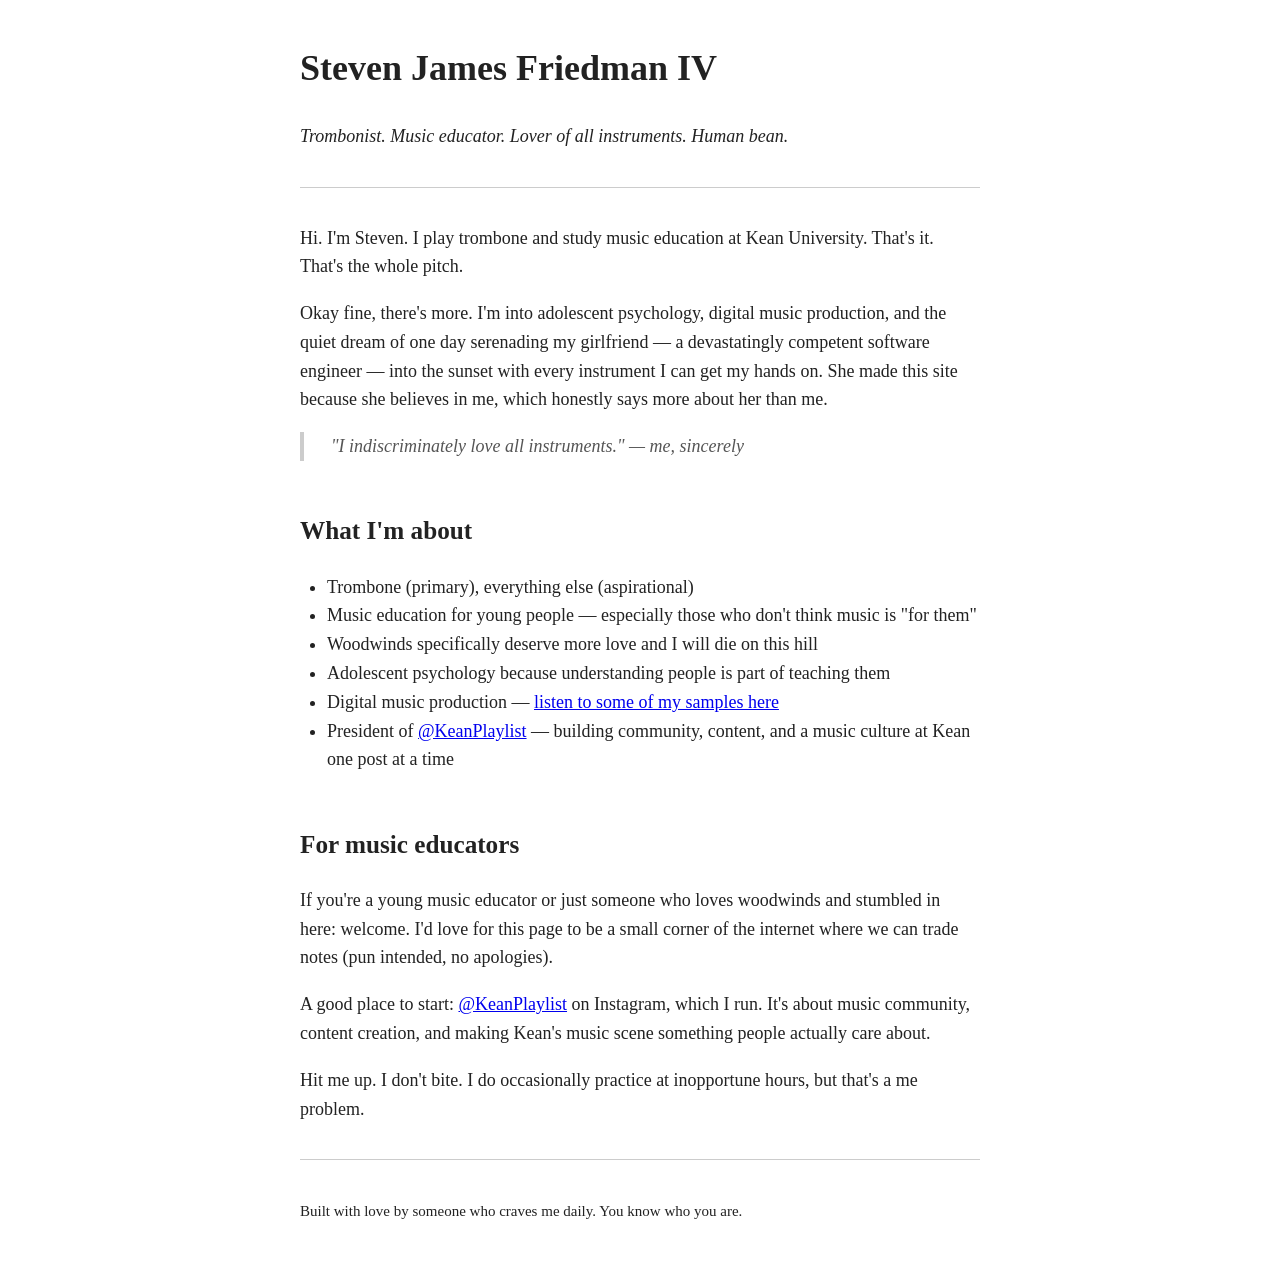
<file: index.html>
<!DOCTYPE html>
<html lang="en">
<head>
  <meta charset="UTF-8">
  <meta name="viewport" content="width=device-width, initial-scale=1.0">
  <title>Steven James Friedman IV</title>
  <style>
    body {
      font-family: Times New Roman, serif;
      font-size: 18px;
      max-width: 680px;
      margin: 40px auto;
      padding: 0 20px;
      color: #222;
      line-height: 1.6;
    }
    h1 { font-size: 2em; }
    h2 { font-size: 1.4em; margin-top: 2em; }
    a { color: #00e; }
    a:visited { color: #551a8b; }
    p { margin: 1em 0; }
    blockquote {
      border-left: 4px solid #ccc;
      margin-left: 0;
      padding-left: 1.5em;
      color: #555;
      font-style: italic;
    }
    hr { border: none; border-top: 1px solid #ccc; margin: 2em 0; }
    ul { padding-left: 1.5em; }
  </style>
</head>
<body>

<h1>Steven James Friedman IV</h1>
<p><em>Trombonist. Music educator. Lover of all instruments. Human bean.</em></p>

<hr>

<p>Hi. I'm Steven. I play trombone and study music education at Kean University. That's it. That's the whole pitch.</p>

<p>Okay fine, there's more. I'm into adolescent psychology, digital music production, and the quiet dream of one day serenading my girlfriend — a devastatingly competent software engineer — into the sunset with every instrument I can get my hands on. She made this site because she believes in me, which honestly says more about her than me.</p>

<blockquote>"I indiscriminately love all instruments." — me, sincerely</blockquote>

<h2>What I'm about</h2>
<ul>
  <li>Trombone (primary), everything else (aspirational)</li>
  <li>Music education for young people — especially those who don't think music is "for them"</li>
  <li>Woodwinds specifically deserve more love and I will die on this hill</li>
  <li>Adolescent psychology because understanding people is part of teaching them</li>
  <li>Digital music production — <a href="#">listen to some of my samples here</a></li>
  <li>President of <a href="https://www.instagram.com/keanplaylist/" target="_blank">@KeanPlaylist</a> — building community, content, and a music culture at Kean one post at a time</li>
</ul>

<h2>For music educators</h2>
<p>If you're a young music educator or just someone who loves woodwinds and stumbled in here: welcome. I'd love for this page to be a small corner of the internet where we can trade notes (pun intended, no apologies).</p>

<p>A good place to start: <a href="https://www.instagram.com/keanplaylist/" target="_blank">@KeanPlaylist</a> on Instagram, which I run. It's about music community, content creation, and making Kean's music scene something people actually care about.</p>

<p>Hit me up. I don't bite. I do occasionally practice at inopportune hours, but that's a me problem.</p>

<hr>

<p><small>Built with love by someone who craves me daily. You know who you are.</small></p>

</body>
</html>
</file>
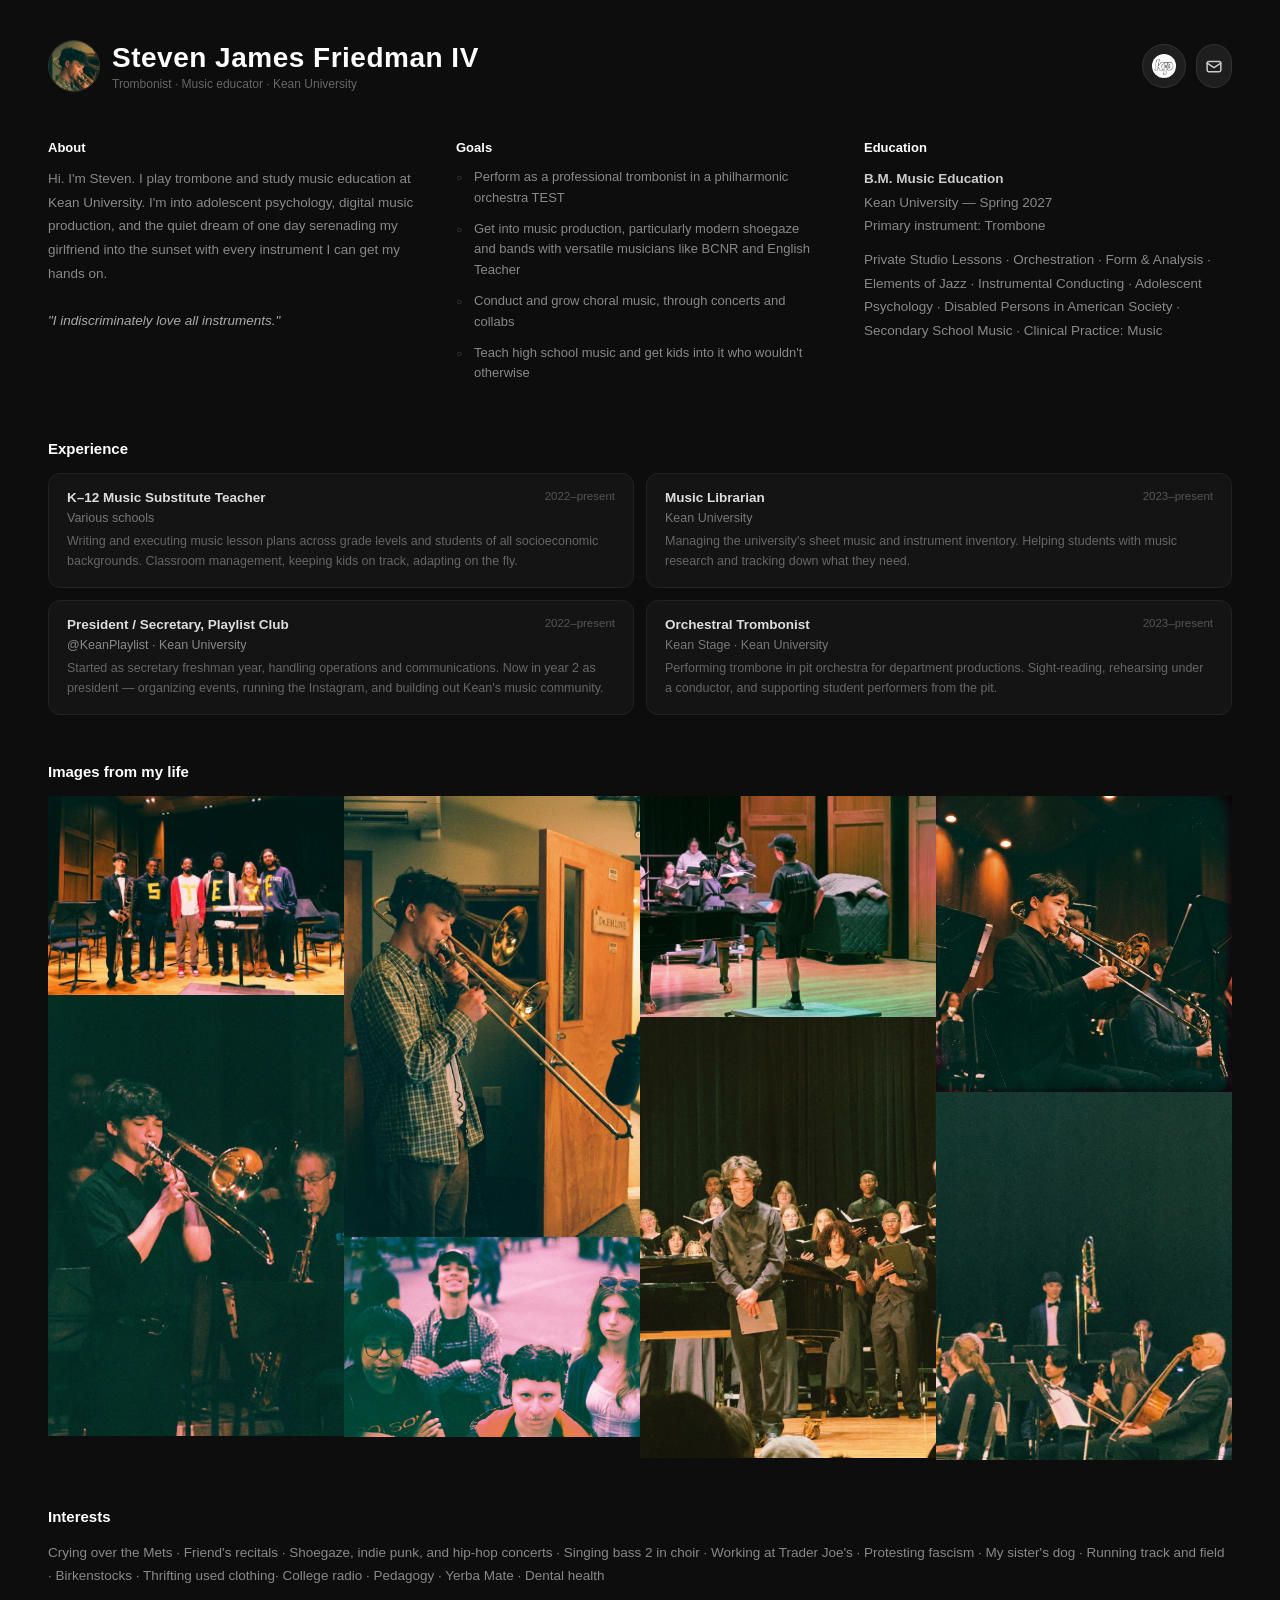
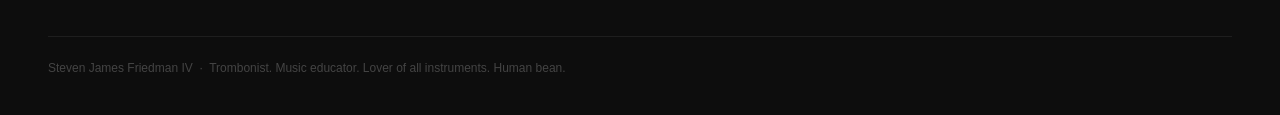
<file: ethereal.html>
<!DOCTYPE html>
<html lang="en">
<head>
  <meta charset="UTF-8" />
  <meta name="viewport" content="width=device-width, initial-scale=1.0" />
  <title>Steven James Friedman IV</title>
  <link rel="stylesheet" href="ethereal.css">
  <link rel="icon" href="data:image/svg+xml,<svg xmlns='http://www.w3.org/2000/svg' viewBox='0 0 100 100'><text y='.9em' font-size='90'>🦆</text></svg>">
</head>
<body>

  <header class="header">
    <div class="header-left">
      <div class="avatar">
        <img src="assets/steven0.png" alt="Steven">
      </div>
      <div>
        <h1 class="title">Steven James Friedman IV</h1>
        <p class="subtitle">Trombonist · Music educator · Kean University</p>
      </div>
    </div>
    <div class="header-buttons">
      <a href="https://www.instagram.com/keanplaylist/" target="_blank" class="btn btn-secondary btn-icon-only" aria-label="KeanPlaylist on Instagram">
        <img src="assets/keanplaylist.png" alt="" class="btn-icon">
      </a>
      <a href="mailto:StevenJ.Friedman@outlook.com" class="btn btn-secondary btn-icon-only" aria-label="Email">
        <svg width="16" height="16" viewBox="0 0 14 14" fill="none">
          <rect x="1" y="3" width="12" height="9" rx="1.5" stroke="#ccc" stroke-width="1.3"/>
          <path d="M1 4.5l6 4 6-4" stroke="#ccc" stroke-width="1.3" stroke-linecap="round"/>
        </svg>
      </a>
    </div>
  </header>

  <section class="info-grid">

    <div class="info-block">
      <h2>About</h2>
      <p class="bio-text">
        Hi. I'm Steven. I play trombone and study music education at Kean University.
        I'm into adolescent psychology, digital music production, and the quiet dream of one day
        serenading my girlfriend into the sunset with every instrument I can get my hands on.
        <br><br>
        <em>"I indiscriminately love all instruments."</em>
      </p>
    </div>

    <div class="info-block">
      <h2>Goals</h2>
      <ul class="goal-list">
        <li>Perform as a professional trombonist in a philharmonic orchestra TEST</li>
        <li>Get into music production, particularly modern shoegaze and bands with versatile musicians like BCNR and English Teacher</li>
        <li>Conduct and grow choral music, through concerts and collabs</li>
        <li>Teach high school music and get kids into it who wouldn't otherwise</li>
      </ul>
    </div>

    <div class="info-block">
      <h2>Education</h2>
      <p class="bio-text">
        <strong style="color:#ccc;">B.M. Music Education</strong><br>
        Kean University — Spring 2027<br>
        Primary instrument: Trombone<br>
      </p>
      <p class="bio-text" style="margin-top:10px;">Private Studio Lessons · Orchestration · Form &amp; Analysis · Elements of Jazz · Instrumental Conducting · Adolescent Psychology · Disabled Persons in American Society · Secondary School Music · Clinical Practice: Music</p>
    </div>

  </section>

  <section>
    <p class="section-label">Experience</p>
    <div class="exp-grid">

      <div class="exp-card">
        <div class="exp-card-top">
          <span class="exp-title">K–12 Music Substitute Teacher</span>
          <span class="exp-date">2022–present</span>
        </div>
        <div class="exp-org">Various schools</div>
        <p class="exp-desc">Writing and executing music lesson plans across grade levels and students of all socioeconomic backgrounds. Classroom management, keeping kids on track, adapting on the fly.</p>
      </div>

      <div class="exp-card">
        <div class="exp-card-top">
          <span class="exp-title">Music Librarian</span>
          <span class="exp-date">2023–present</span>
        </div>
        <div class="exp-org">Kean University</div>
        <p class="exp-desc">Managing the university's sheet music and instrument inventory. Helping students with music research and tracking down what they need.</p>
      </div>

      <div class="exp-card">
        <div class="exp-card-top">
          <span class="exp-title">President / Secretary, Playlist Club</span>
          <span class="exp-date">2022–present</span>
        </div>
        <div class="exp-org"><a href="https://www.instagram.com/keanplaylist/" target="_blank" style="color:#888;text-decoration:none;">@KeanPlaylist · Kean University</a></div>
        <p class="exp-desc">Started as secretary freshman year, handling operations and communications. Now in year 2 as president — organizing events, running the Instagram, and building out Kean's music community.</p>
      </div>

      <div class="exp-card">
        <div class="exp-card-top">
          <span class="exp-title">Orchestral Trombonist</span>
          <span class="exp-date">2023–present</span>
        </div>
        <div class="exp-org">Kean Stage · Kean University</div>
        <p class="exp-desc">Performing trombone in pit orchestra for department productions. Sight-reading, rehearsing under a conductor, and supporting student performers from the pit.</p>
      </div>

    </div>
  </section>

  <section class="section-gap">
    <p class="section-label">Images from my life</p>
    <div class="gallery-cols">
      <!-- <div class="gallery-item"><img src="assets/steven6.jpg" alt=""></div> -->
      <div class="gallery-item"><img src="assets/steven2.png" alt=""></div>
      <div class="gallery-item"><img src="assets/steven8.png" alt=""></div>
      <div class="gallery-item"><img src="assets/steven7.png" alt=""></div>
      <div class="gallery-item"><img src="assets/steven4.jpg" alt=""></div>
      <div class="gallery-item"><img src="assets/steven3.png" alt=""></div>
      <div class="gallery-item"><img src="assets/steven9.png" alt=""></div>
      <div class="gallery-item"><img src="assets/steven5.png" alt=""></div>
      <div class="gallery-item"><img src="assets/steven1.png" alt=""></div>
    </div>
  </section>

  <section class="section-gap">
    <p class="section-label">Interests</p>
    <p class="bio-text">Crying over the Mets · Friend's recitals · Shoegaze, indie punk, and hip-hop concerts · Singing bass 2 in choir · Working at Trader Joe's · Protesting fascism · My sister's dog · Running track and field · Birkenstocks · Thrifting used clothing· College radio · Pedagogy · Yerba Mate · Dental health</p>
  </section>

  <footer class="footer">
    Steven James Friedman IV &nbsp;·&nbsp; Trombonist. Music educator. Lover of all instruments. Human bean.
  </footer>

</body>
</html>
</file>
<file: ethereal.css>
*, *::before, *::after { box-sizing: border-box; margin: 0; padding: 0; }

body {
  background: #0d0d0d;
  color: #e0e0e0;
  font-family: -apple-system, BlinkMacSystemFont, "Segoe UI", Helvetica, Arial, sans-serif;
  min-height: 100vh;
  padding: 24px 20px;
}

@media (min-width: 640px) {
  body { padding: 40px 48px; }
}

/* Header */
.header {
  display: flex;
  flex-direction: column;
  gap: 16px;
  margin-bottom: 40px;
}

@media (min-width: 640px) {
  .header { flex-direction: row; align-items: center; justify-content: space-between; margin-bottom: 48px; }
}

.header-left { display: flex; align-items: center; gap: 12px; }

/* Avatar */
.avatar {
  width: 44px; height: 44px;
  border-radius: 50%;
  overflow: hidden;
  flex-shrink: 0;
  border: 1px solid #333;
}

@media (min-width: 640px) { .avatar { width: 52px; height: 52px; } }

.avatar img { width: 100%; height: 100%; object-fit: cover; }

.title { font-size: 22px; font-weight: 600; color: #fff; letter-spacing: .5px; }
@media (min-width: 640px) { .title { font-size: 28px; } }

.subtitle { font-size: 12px; color: #666; margin-top: 3px; }

.header-buttons { display: flex; gap: 10px; }

.btn {
  display: flex; align-items: center; gap: 8px;
  padding: 9px 16px; border-radius: 999px;
  font-size: 13px; font-weight: 500;
  cursor: pointer; border: none;
  transition: opacity .15s; text-decoration: none; white-space: nowrap;
}
.btn:hover { opacity: .8; }
.btn-primary  { background: #fff; color: #111; }
.btn-secondary { background: #1e1e1e; color: #e0e0e0; border: 1px solid #333; }

.btn-icon { width: 24px; height: 24px; object-fit: cover; border-radius: 50%; }
.btn-icon-only { padding: 9px; }

/* Info grid */
.info-grid { display: flex; flex-direction: column; gap: 32px; margin-bottom: 48px; }

@media (min-width: 768px) {
  .info-grid { display: grid; grid-template-columns: 1fr 1fr 1fr; gap: 40px; margin-bottom: 56px; }
}

.info-block h2 { font-size: 13px; font-weight: 600; color: #fff; margin-bottom: 12px; }

.bio-text { font-size: 13.5px; line-height: 1.75; color: #888; }
.bio-text em { color: #aaa; font-style: italic; }

/* Goals */
.goal-list { list-style: none; padding: 0; margin: 0; display: flex; flex-direction: column; gap: 10px; }

.goal-list li {
  font-size: 13px; color: #888; line-height: 1.6;
  padding-left: 18px; position: relative;
}

.goal-list li::before {
  content: "○";
  position: absolute;
  left: 0;
  color: #555;
  font-size: 10px;
  top: 3px;
}

/* Experience */
.section-label { font-size: 15px; font-weight: 600; color: #fff; margin-bottom: 16px; }

.exp-grid { display: grid; grid-template-columns: 1fr; gap: 12px; }
@media (min-width: 640px) { .exp-grid { grid-template-columns: 1fr 1fr; } }

.exp-card { background: #141414; border: 1px solid #222; border-radius: 12px; padding: 16px 18px; }

.exp-card-top { display: flex; align-items: flex-start; justify-content: space-between; gap: 8px; margin-bottom: 6px; }

.exp-title { font-size: 13.5px; font-weight: 600; color: #ddd; }
.exp-date  { font-size: 11.5px; color: #555; flex-shrink: 0; }
.exp-org   { font-size: 12.5px; color: #777; margin-bottom: 6px; }
.exp-desc  { font-size: 12.5px; color: #666; line-height: 1.6; }

/* Gallery */
.section-gap { margin-top: 40px; }
@media (min-width: 640px) { .section-gap { margin-top: 48px; } }

.gallery-cols { columns: 2; column-gap: 0; }
@media (min-width: 640px) { .gallery-cols { columns: 4; } }

.gallery-item { break-inside: avoid; overflow: hidden; }
.gallery-item img { width: 100%; display: block; }

/* Contact form */
.contact-form { display: flex; flex-direction: column; gap: 14px; max-width: 560px; }

.contact-row { display: flex; flex-direction: column; gap: 14px; }
@media (min-width: 640px) { .contact-row { flex-direction: row; gap: 12px; } }
@media (min-width: 640px) { .contact-row .contact-field { flex: 1; } }

.contact-field { display: flex; flex-direction: column; gap: 6px; }

.contact-field label {
  font-size: 11px;
  font-weight: 600;
  color: #555;
  letter-spacing: 0.6px;
  text-transform: uppercase;
}

.contact-field input,
.contact-field textarea {
  background: #111;
  border: 1px solid #222;
  border-radius: 999px;
  padding: 11px 16px;
  font-size: 13px;
  color: #ddd;
  font-family: inherit;
  outline: none;
  transition: border-color .2s, background .2s;
  resize: none;
}

.contact-field textarea {
  border-radius: 20px;
  height: 120px;
}

.contact-field input::placeholder,
.contact-field textarea::placeholder { color: #3a3a3a; }

.contact-field input:focus,
.contact-field textarea:focus {
  border-color: #444;
  background: #161616;
}

.contact-submit { align-self: flex-start; margin-top: 4px; }

/* Footer */
.footer { margin-top: 48px; padding-top: 24px; border-top: 1px solid #1e1e1e; font-size: 12px; color: #444; }
</file>
